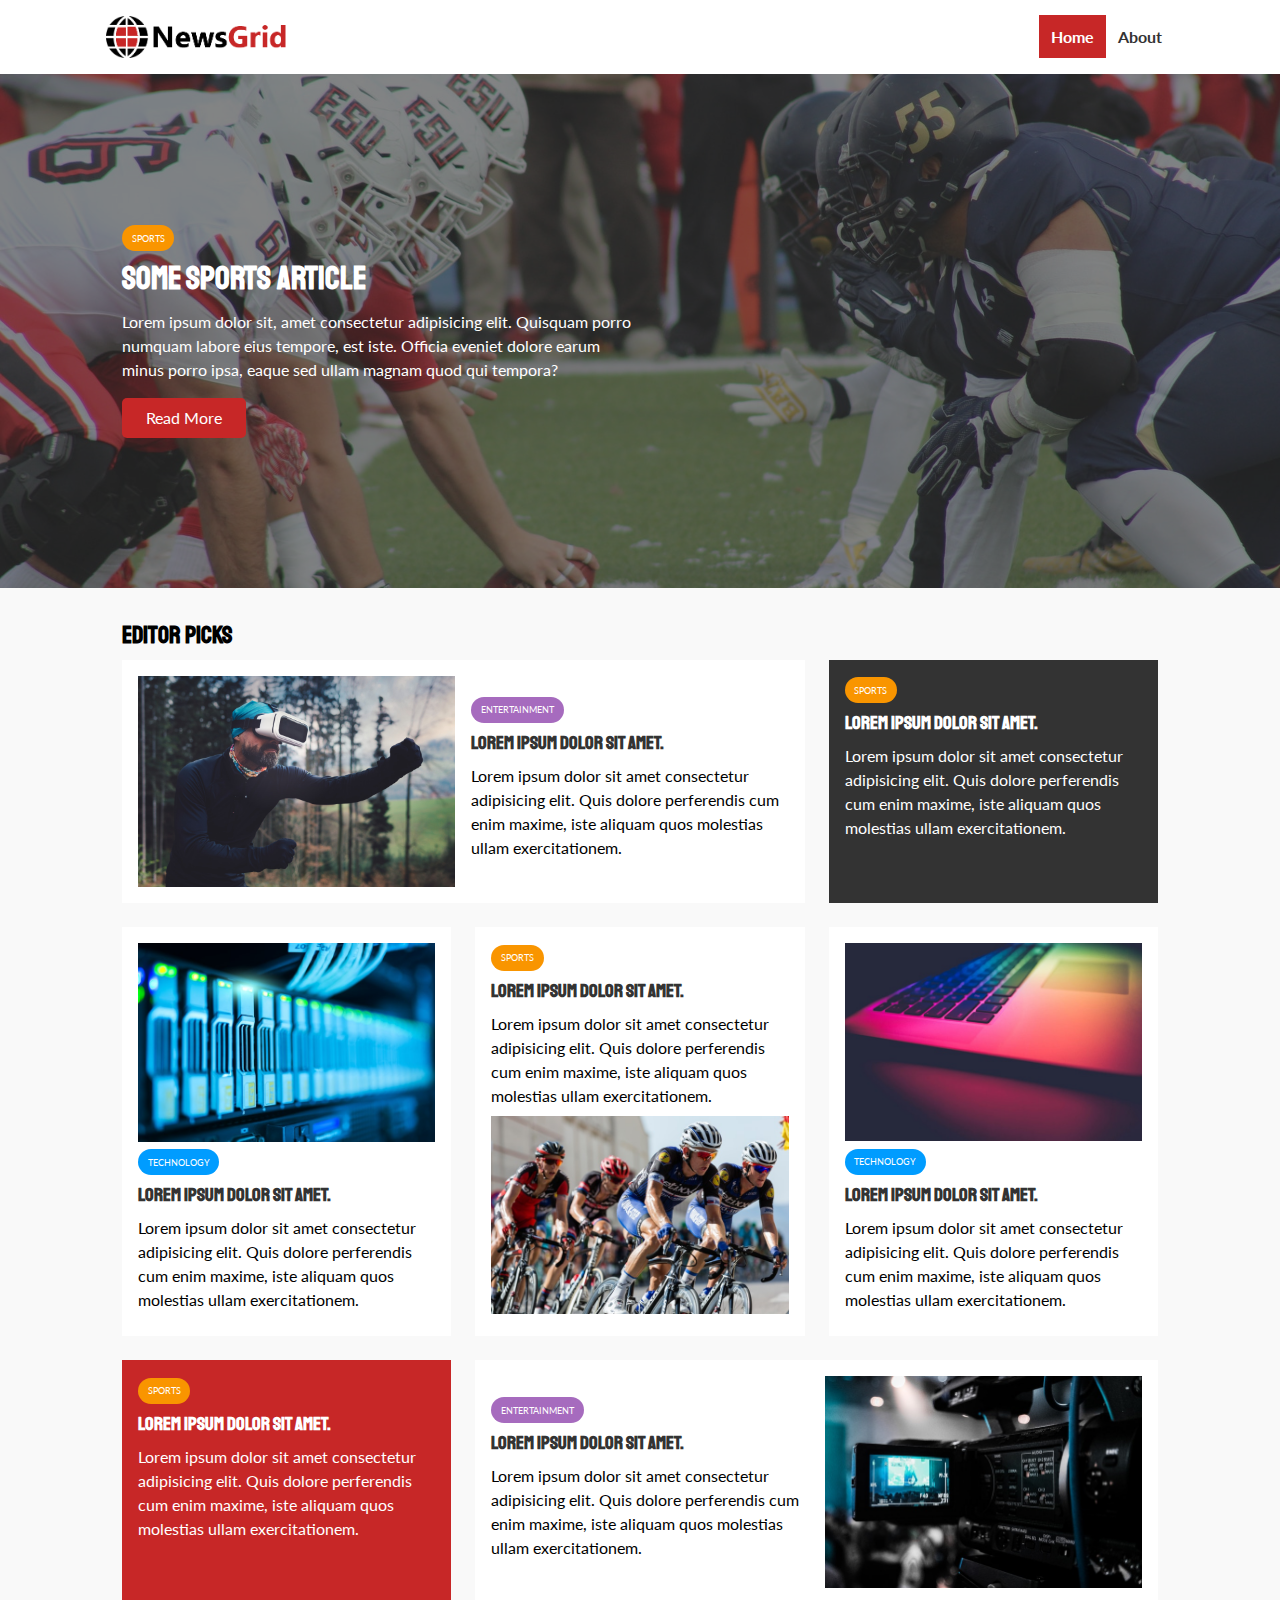
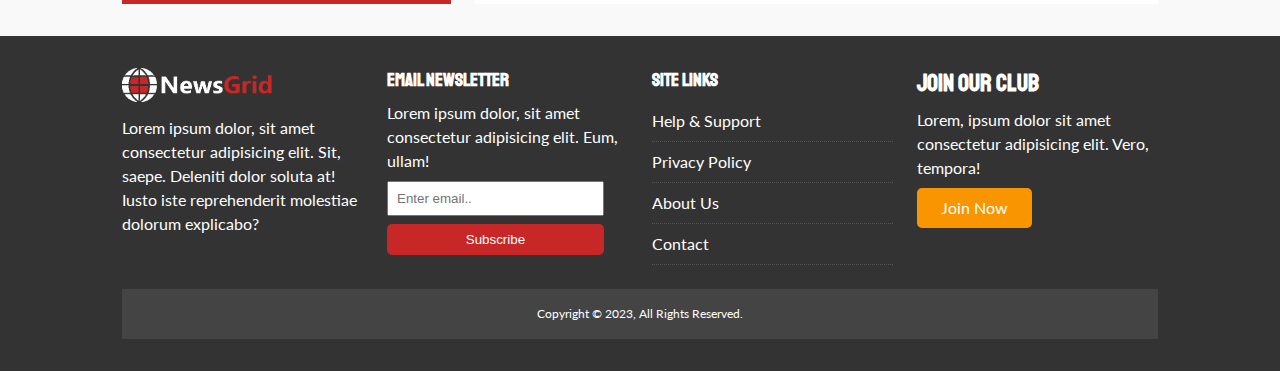
<file: index.html>
<!DOCTYPE html>
<html lang="en">
<head>
    <meta charset="UTF-8">
    <meta name="viewport" content="width=device-width, initial-scale=1.0">
    <link rel="stylesheet" href="css/style.css">
    <link rel="stylesheet" media="screen and (max-width:768px)" href="css/mobile.css">
    <link rel="stylesheet" href="https://cdnjs.cloudflare.com/ajax/libs/font-awesome/6.4.2/css/all.min.css" integrity="sha512-z3gLpd7yknf1YoNbCzqRKc4qyor8gaKU1qmn+CShxbuBusANI9QpRohGBreCFkKxLhei6S9CQXFEbbKuqLg0DA==" crossorigin="anonymous" referrerpolicy="no-referrer" />
    <link rel="preconnect" href="https://fonts.googleapis.com">
<link rel="preconnect" href="https://fonts.gstatic.com" crossorigin>
<link href="https://fonts.googleapis.com/css2?family=Lato:ital,wght@0,300;0,400;0,700;0,900;1,100;1,300;1,400;1,700;1,900&family=Oleo+Script+Swash+Caps&family=Open+Sans:wght@300;400&family=Quicksand&family=Roboto:ital,wght@0,300;0,400;0,500;0,700;0,900;1,100;1,300;1,400;1,500;1,700;1,900&family=Rubik:wght@400;500;600;700&family=Staatliches&display=swap" rel="stylesheet">
    <link rel="shortcut icon" type="image/x-icon" href="favican.ico">
    <title>NewsGrid | Latest News</title>
</head>
<body>
    <nav id="main-nav">
        <div class="container">
            <img src="img/logo.png" alt="NewsGrid" class="logo">
            <div class="social">
                <a href="http://facebook.com" target="_blank"><i class="fab fa-facebook fa-2x"></i></a>
                <a href="http://twitter.com" target="_blank"><i class="fab fa-twitter fa-2x"></i></a>
                <a href="http://instagram.com" target="_blank"><i class="fab fa-instagram fa-2x"></i></a>
                <a href="http://youtube.com" target="_blank"><i class="fab fa-youtube fa-2x"></i></a>
            </div>
            <ul>
                <li><a class="current" href="index.html">Home</a></li>
                <li><a href="about.html">About</a></li>
            </ul>
        </div>
    </nav>

    <!--Showcase-->
    <header id="showcase">
        <div class="container">
            <div class="showcase-container">
                <div class="showcase-content">
                    <div class="category category-sports">Sports</div>
                    <h1>Some Sports Article</h1>
                    <p>Lorem ipsum dolor sit, amet consectetur adipisicing elit. Quisquam porro numquam labore eius tempore, est iste. Officia eveniet dolore earum minus porro ipsa, eaque sed ullam magnam quod qui tempora?</p>
                    <a href="article.html" class="btn btn-primary">Read More</a>
                </div>
            </div>
        </div>
    </header>

    <!--Home Articles-->
    <section id="home-articles" class="py-2">
        <div class="container">
            <h2>Editor Picks</h2>
            <div class="articles-container">
                <article class="card">
                    <img src="img/articles/ent1.jpg" alt="">
                    <div>
                        <div class="category category-entertainment">Entertainment</div>
                        <h3>
                            <a href="article.html">Lorem ipsum dolor sit amet.</a>
                        </h3>
                        <p>Lorem ipsum dolor sit amet consectetur adipisicing elit. Quis dolore perferendis cum enim maxime, iste aliquam quos molestias ullam exercitationem.</p>
                    </div>
                </article>
                <article class="card bg-dark">
                    <div class="category category-sports">Sports</div>
                    <h3>
                        <a href="article.html">Lorem ipsum dolor sit amet.</a>
                    </h3>
                    <p>Lorem ipsum dolor sit amet consectetur adipisicing elit. Quis dolore perferendis cum enim maxime, iste aliquam quos molestias ullam exercitationem.</p>
                </article>
                <article class="card">
                    <img src="img/articles/tech1.jpg" alt="">
                    <div class="category category-technology">Technology</div>
                    <h3>
                        <a href="article.html">Lorem ipsum dolor sit amet.</a>
                    </h3>
                    <p>Lorem ipsum dolor sit amet consectetur adipisicing elit. Quis dolore perferendis cum enim maxime, iste aliquam quos molestias ullam exercitationem.</p>
                </article>
                <article class="card">
                    <div class="category category-sports">Sports</div>
                    <h3>
                        <a href="article.html">Lorem ipsum dolor sit amet.</a>
                    </h3>
                    <p>Lorem ipsum dolor sit amet consectetur adipisicing elit. Quis dolore perferendis cum enim maxime, iste aliquam quos molestias ullam exercitationem.</p>
                    <img src="img/articles/sports1.jpg" alt="">
                </article>
                <article class="card">
                    <img src="img/articles/tech2.jpg" alt="">
                    <div class="category category-technology">Technology</div>
                    <h3>
                        <a href="article.html">Lorem ipsum dolor sit amet.</a>
                    </h3>
                    <p>Lorem ipsum dolor sit amet consectetur adipisicing elit. Quis dolore perferendis cum enim maxime, iste aliquam quos molestias ullam exercitationem.</p>
                </article>
                <article class="card bg-primary">
                    <div class="category category-sports">Sports</div>
                    <h3>
                        <a href="article.html">Lorem ipsum dolor sit amet.</a>
                    </h3>
                    <p>Lorem ipsum dolor sit amet consectetur adipisicing elit. Quis dolore perferendis cum enim maxime, iste aliquam quos molestias ullam exercitationem.</p>
                </article>
                <article class="card">
                    <div>
                        <div class="category category-entertainment">Entertainment</div>
                        <h3>
                            <a href="article.html">Lorem ipsum dolor sit amet.</a>
                        </h3>
                        <p>Lorem ipsum dolor sit amet consectetur adipisicing elit. Quis dolore perferendis cum enim maxime, iste aliquam quos molestias ullam exercitationem.</p>
                    </div>
                    <img src="img/articles/ent2.jpg" alt="">
                </article>
            </div>
        </div>
    </section>

    <!-- Footer -->
    <footer id="main-footer" class="py-2">
        <div class="container footer-container">
            <div>
                <img src="img/logo_light.png" alt="NewsGrid">
                <p>Lorem ipsum dolor, sit amet consectetur adipisicing elit. Sit, saepe. Deleniti dolor soluta at! Iusto iste reprehenderit molestiae dolorum explicabo?</p>
            </div>
            <div>
                <h3>Email NewsLetter</h3>
                <p>Lorem ipsum dolor, sit amet consectetur adipisicing elit. Eum, ullam!</p>
                <form>
                    <input type="email" placeholder="Enter email..">
                    <input type="submit" value="Subscribe" class="btn btn-primary">
                </form>
            </div>
            <div>
                <h3>Site Links</h3>
                <ul class="list">
                    <li><a href="">Help & Support</a></li>
                    <li><a href="">Privacy Policy</a></li>
                    <li><a href="">About Us</a></li>
                    <li><a href="">Contact</a></li>
                </ul>
            </div>
            <div>
                <h2>Join Our Club</h2>
                <p>Lorem, ipsum dolor sit amet consectetur adipisicing elit. Vero, tempora!</p>
                <a href="" class="btn btn-secondary">Join Now</a>
            </div>
            <div>
                <p>
                    Copyright &copy; 2023, All Rights Reserved.
                </p>
            </div>
        </div>
    </footer>
</body>
</html>
</file>
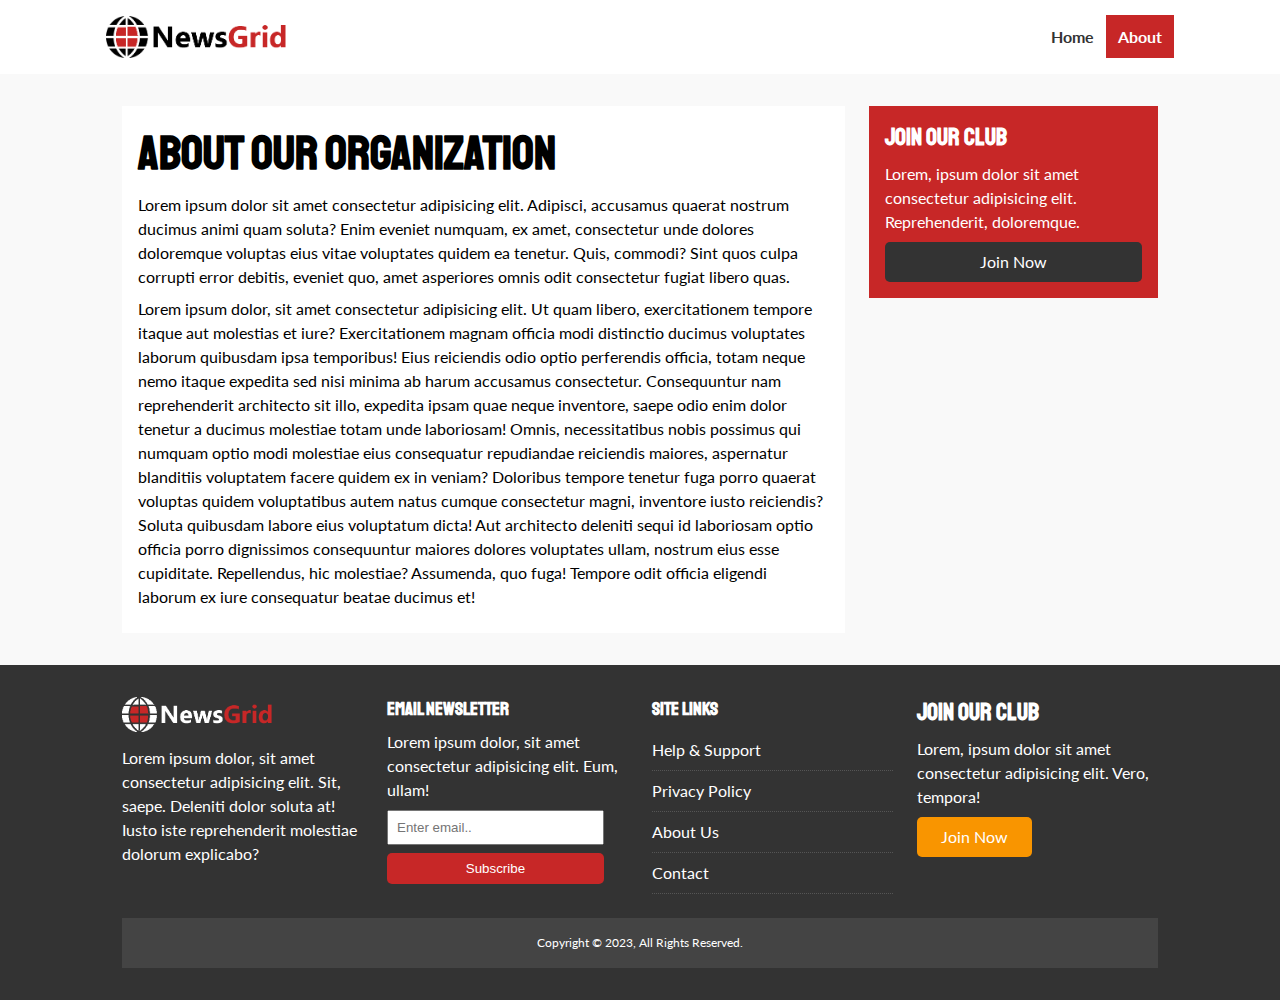
<file: about.html>
<!DOCTYPE html>
<html lang="en">
<head>
    <meta charset="UTF-8">
    <meta name="viewport" content="width=device-width, initial-scale=1.0">
    <link rel="stylesheet" href="css/style.css">
    <link rel="stylesheet" media="screen and (max-width:768px)" href="css/mobile.css">
    <link rel="stylesheet" href="https://cdnjs.cloudflare.com/ajax/libs/font-awesome/6.4.2/css/all.min.css" integrity="sha512-z3gLpd7yknf1YoNbCzqRKc4qyor8gaKU1qmn+CShxbuBusANI9QpRohGBreCFkKxLhei6S9CQXFEbbKuqLg0DA==" crossorigin="anonymous" referrerpolicy="no-referrer" />
    <link rel="preconnect" href="https://fonts.googleapis.com">
<link rel="preconnect" href="https://fonts.gstatic.com" crossorigin>
<link href="https://fonts.googleapis.com/css2?family=Lato:ital,wght@0,300;0,400;0,700;0,900;1,100;1,300;1,400;1,700;1,900&family=Oleo+Script+Swash+Caps&family=Open+Sans:wght@300;400&family=Quicksand&family=Roboto:ital,wght@0,300;0,400;0,500;0,700;0,900;1,100;1,300;1,400;1,500;1,700;1,900&family=Rubik:wght@400;500;600;700&family=Staatliches&display=swap" rel="stylesheet">
    <link rel="shortcut icon" type="image/x-icon" href="favican.ico">
    <title>NewsGrid | About</title>
</head>
<body>
    <nav id="main-nav">
        <div class="container">
            <img src="img/logo.png" alt="NewsGrid" class="logo">
            <div class="social">
                <a href="http://facebook.com" target="_blank"><i class="fab fa-facebook fa-2x"></i></a>
                <a href="http://twitter.com" target="_blank"><i class="fab fa-twitter fa-2x"></i></a>
                <a href="http://instagram.com" target="_blank"><i class="fab fa-instagram fa-2x"></i></a>
                <a href="http://youtube.com" target="_blank"><i class="fab fa-youtube fa-2x"></i></a>
            </div>
            <ul>
                <li><a  href="index.html">Home</a></li>
                <li><a class="current" href="about.html">About</a></li>
            </ul>
        </div>
    </nav>


    <section id="about">
        <div class="container">
            <div class="page-container">
                <article class="card">
                    <h1 class="l-heading">About Our Organization</h1>
                    <p>Lorem ipsum dolor sit amet consectetur adipisicing elit. Adipisci, accusamus quaerat nostrum ducimus animi quam soluta? Enim eveniet numquam, ex amet, consectetur unde dolores doloremque voluptas eius vitae voluptates quidem ea tenetur. Quis, commodi? Sint quos culpa corrupti error debitis, eveniet quo, amet asperiores omnis odit consectetur fugiat libero quas.</p>
                    <p>Lorem ipsum dolor, sit amet consectetur adipisicing elit. Ut quam libero, exercitationem tempore itaque aut molestias et iure? Exercitationem magnam officia modi distinctio ducimus voluptates laborum quibusdam ipsa temporibus! Eius reiciendis odio optio perferendis officia, totam neque nemo itaque expedita sed nisi minima ab harum accusamus consectetur. Consequuntur nam reprehenderit architecto sit illo, expedita ipsam quae neque inventore, saepe odio enim dolor tenetur a ducimus molestiae totam unde laboriosam! Omnis, necessitatibus nobis possimus qui numquam optio modi molestiae eius consequatur repudiandae reiciendis maiores, aspernatur blanditiis voluptatem facere quidem ex in veniam? Doloribus tempore tenetur fuga porro quaerat voluptas quidem voluptatibus autem natus cumque consectetur magni, inventore iusto reiciendis? Soluta quibusdam labore eius voluptatum dicta! Aut architecto deleniti sequi id laboriosam optio officia porro dignissimos consequuntur maiores dolores voluptates ullam, nostrum eius esse cupiditate. Repellendus, hic molestiae? Assumenda, quo fuga! Tempore odit officia eligendi laborum ex iure consequatur beatae ducimus et!</p>
                </article>
                <aside class="card bg-primary">
                    <h2>Join Our Club</h2>
                    <p>Lorem, ipsum dolor sit amet consectetur adipisicing elit. Reprehenderit, doloremque.</p>
                    <a href="" class="btn btn-dark btn-block">Join Now</a>
                </aside>
            </div>
        </div>
    </section>

    <!-- Footer -->
    <footer id="main-footer" class="py-2">
        <div class="container footer-container">
            <div>
                <img src="img/logo_light.png" alt="NewsGrid">
                <p>Lorem ipsum dolor, sit amet consectetur adipisicing elit. Sit, saepe. Deleniti dolor soluta at! Iusto iste reprehenderit molestiae dolorum explicabo?</p>
            </div>
            <div>
                <h3>Email NewsLetter</h3>
                <p>Lorem ipsum dolor, sit amet consectetur adipisicing elit. Eum, ullam!</p>
                <form>
                    <input type="email" placeholder="Enter email..">
                    <input type="submit" value="Subscribe" class="btn btn-primary">
                </form>
            </div>
            <div>
                <h3>Site Links</h3>
                <ul class="list">
                    <li><a href="">Help & Support</a></li>
                    <li><a href="">Privacy Policy</a></li>
                    <li><a href="">About Us</a></li>
                    <li><a href="">Contact</a></li>
                </ul>
            </div>
            <div>
                <h2>Join Our Club</h2>
                <p>Lorem, ipsum dolor sit amet consectetur adipisicing elit. Vero, tempora!</p>
                <a href="" class="btn btn-secondary">Join Now</a>
            </div>
            <div>
                <p>
                    Copyright &copy; 2023, All Rights Reserved.
                </p>
            </div>
        </div>
    </footer>
</body>
</html>
</file>
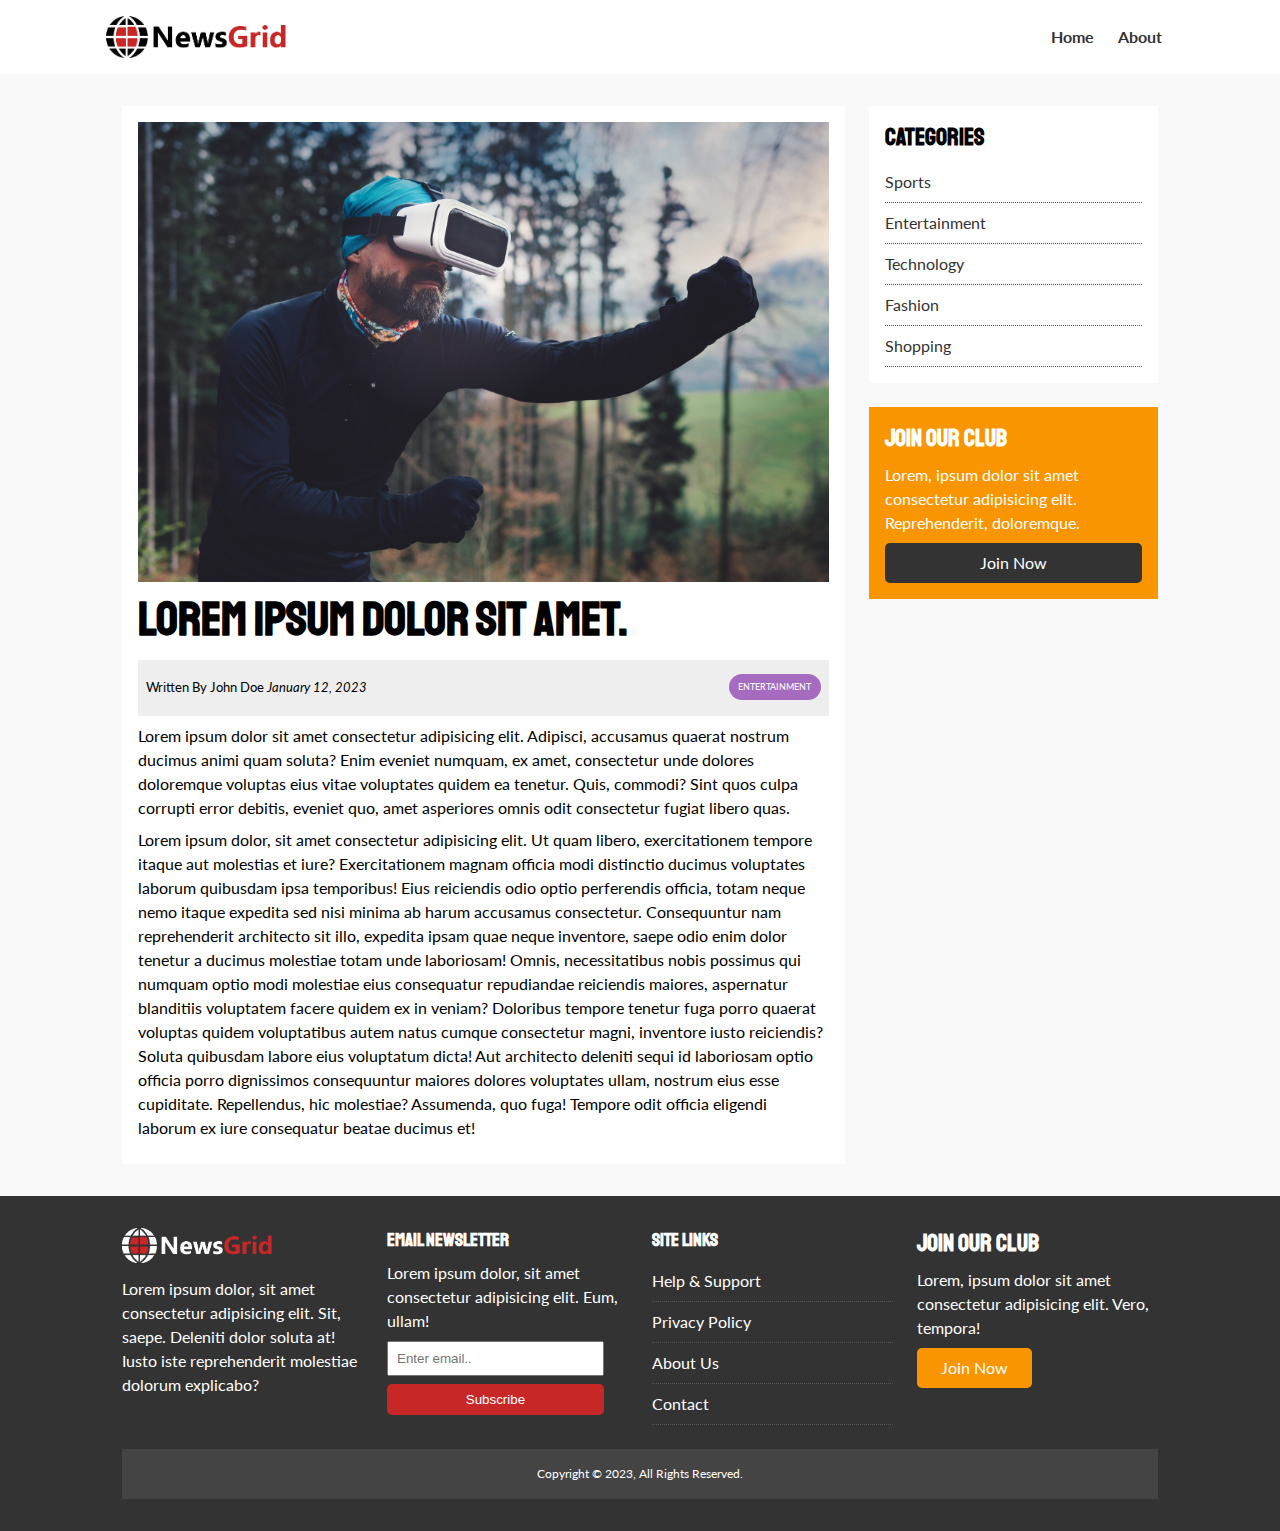
<file: article.html>
<!DOCTYPE html>
<html lang="en">
<head>
    <meta charset="UTF-8">
    <meta name="viewport" content="width=device-width, initial-scale=1.0">
    <link rel="stylesheet" href="css/style.css">
    <link rel="stylesheet" media="screen and (max-width:768px)" href="css/mobile.css">
    <link rel="stylesheet" href="https://cdnjs.cloudflare.com/ajax/libs/font-awesome/6.4.2/css/all.min.css" integrity="sha512-z3gLpd7yknf1YoNbCzqRKc4qyor8gaKU1qmn+CShxbuBusANI9QpRohGBreCFkKxLhei6S9CQXFEbbKuqLg0DA==" crossorigin="anonymous" referrerpolicy="no-referrer" />
    <link rel="preconnect" href="https://fonts.googleapis.com">
<link rel="preconnect" href="https://fonts.gstatic.com" crossorigin>
<link href="https://fonts.googleapis.com/css2?family=Lato:ital,wght@0,300;0,400;0,700;0,900;1,100;1,300;1,400;1,700;1,900&family=Oleo+Script+Swash+Caps&family=Open+Sans:wght@300;400&family=Quicksand&family=Roboto:ital,wght@0,300;0,400;0,500;0,700;0,900;1,100;1,300;1,400;1,500;1,700;1,900&family=Rubik:wght@400;500;600;700&family=Staatliches&display=swap" rel="stylesheet">
    <link rel="shortcut icon" type="image/x-icon" href="favican.ico">
    <title>NewsGrid | Latest News </title>
</head>
<body>
    <nav id="main-nav">
        <div class="container">
            <img src="img/logo.png" alt="NewsGrid" class="logo">
            <div class="social">
                <a href="http://facebook.com" target="_blank"><i class="fab fa-facebook fa-2x"></i></a>
                <a href="http://twitter.com" target="_blank"><i class="fab fa-twitter fa-2x"></i></a>
                <a href="http://instagram.com" target="_blank"><i class="fab fa-instagram fa-2x"></i></a>
                <a href="http://youtube.com" target="_blank"><i class="fab fa-youtube fa-2x"></i></a>
            </div>
            <ul>
                <li><a  href="index.html">Home</a></li>
                <li><a href="about.html">About</a></li>
            </ul>
        </div>
    </nav>


    <section id="article">
        <div class="container">
            <div class="page-container">
                <article class="card">
                    <img src="img/articles/ent1.jpg" alt="">
                    <h1 class="l-heading">Lorem ipsum dolor sit amet.</h1>
                    <div class="meta">
                        <small>
                            <i class="fas fa-user"></i> Written By John Doe  <i> January 12, 2023 </i>
                        </small>
                        <div class="category category-entertainment"> Entertainment</div>
                    </div>
                    <p>Lorem ipsum dolor sit amet consectetur adipisicing elit. Adipisci, accusamus quaerat nostrum ducimus animi quam soluta? Enim eveniet numquam, ex amet, consectetur unde dolores doloremque voluptas eius vitae voluptates quidem ea tenetur. Quis, commodi? Sint quos culpa corrupti error debitis, eveniet quo, amet asperiores omnis odit consectetur fugiat libero quas.</p>
                    <p>Lorem ipsum dolor, sit amet consectetur adipisicing elit. Ut quam libero, exercitationem tempore itaque aut molestias et iure? Exercitationem magnam officia modi distinctio ducimus voluptates laborum quibusdam ipsa temporibus! Eius reiciendis odio optio perferendis officia, totam neque nemo itaque expedita sed nisi minima ab harum accusamus consectetur. Consequuntur nam reprehenderit architecto sit illo, expedita ipsam quae neque inventore, saepe odio enim dolor tenetur a ducimus molestiae totam unde laboriosam! Omnis, necessitatibus nobis possimus qui numquam optio modi molestiae eius consequatur repudiandae reiciendis maiores, aspernatur blanditiis voluptatem facere quidem ex in veniam? Doloribus tempore tenetur fuga porro quaerat voluptas quidem voluptatibus autem natus cumque consectetur magni, inventore iusto reiciendis? Soluta quibusdam labore eius voluptatum dicta! Aut architecto deleniti sequi id laboriosam optio officia porro dignissimos consequuntur maiores dolores voluptates ullam, nostrum eius esse cupiditate. Repellendus, hic molestiae? Assumenda, quo fuga! Tempore odit officia eligendi laborum ex iure consequatur beatae ducimus et!</p>
                </article>

                <aside id="categories" class="card">
                    <h2>Categories</h2>
                    <ul class="list">
                        <li><a href=""><i class="fas fa-chevron-right"></i> Sports</a></li>
                        <li><a href=""><i class="fas fa-chevron-right"></i> Entertainment</a></li>
                        <li><a href=""><i class="fas fa-chevron-right"></i> Technology</a></li>
                        <li><a href=""><i class="fas fa-chevron-right"></i> Fashion</a></li>
                        <li><a href=""><i class="fas fa-chevron-right"></i> Shopping</a></li>
                    </ul>
                </aside>

                <aside class="card bg-secondary">
                    <h2>Join Our Club</h2>
                    <p>Lorem, ipsum dolor sit amet consectetur adipisicing elit. Reprehenderit, doloremque.</p>
                    <a href="" class="btn btn-dark btn-block">Join Now</a>
                </aside>
            </div>
        </div>
    </section>

    <!-- Footer -->
    <footer id="main-footer" class="py-2">
        <div class="container footer-container">
            <div>
                <img src="img/logo_light.png" alt="NewsGrid">
                <p>Lorem ipsum dolor, sit amet consectetur adipisicing elit. Sit, saepe. Deleniti dolor soluta at! Iusto iste reprehenderit molestiae dolorum explicabo?</p>
            </div>
            <div>
                <h3>Email NewsLetter</h3>
                <p>Lorem ipsum dolor, sit amet consectetur adipisicing elit. Eum, ullam!</p>
                <form>
                    <input type="email" placeholder="Enter email..">
                    <input type="submit" value="Subscribe" class="btn btn-primary">
                </form>
            </div>
            <div>
                <h3>Site Links</h3>
                <ul class="list">
                    <li><a href="">Help & Support</a></li>
                    <li><a href="">Privacy Policy</a></li>
                    <li><a href="">About Us</a></li>
                    <li><a href="">Contact</a></li>
                </ul>
            </div>
            <div>
                <h2>Join Our Club</h2>
                <p>Lorem, ipsum dolor sit amet consectetur adipisicing elit. Vero, tempora!</p>
                <a href="" class="btn btn-secondary">Join Now</a>
            </div>
            <div>
                <p>
                    Copyright &copy; 2023, All Rights Reserved.
                </p>
            </div>
        </div>
    </footer>
</body>
</html>
</file>
<file: css/style.css>
:root {
    --primary-color: #c72727;
    --secondary-color: #f99500;
    --light-color: #f9f9f9;
    --dark-color: #333;
    --max-width:1100px;
}

.category {
    --sports-color: #f99500;
    --entertainment-color: #a66bbe;
    --technology-color: #009cff;
}

* {
    margin: 0;
    padding: 0;
    box-sizing: border-box;
}

body {
    font-family: 'Lato', sans-serif;
    line-height: 1.5;
    background: var(--light-color);
}

a {
    color: #333;
    text-decoration: none;
}

ul {
    list-style: none;
}

p {
    margin: .5rem 0;
}

img {
    width: 100%;
}

h1,h2,h3,h4,h5,h6 {
    font-family: 'Staatliches', cursive;;
    margin-bottom: .55rem;
    line-height: 1.3;
}

/* Utility */

.container {
    max-width: var(--max-width);
    margin: auto;
    padding: 0 2rem;
    overflow: hidden;
}

.category{
    display: inline-block;
    color: #fff;
    font-size: 0.55rem;
    text-transform: uppercase;
    padding: 0.4rem 0.6rem;
    border-radius: 15px;
    margin-bottom: 0.5rem;
}

.category-sports {background: var(--sports-color);}
.category-entertainment {background: var(--entertainment-color);}
.category-technology {background: var(--technology-color);}

.btn {
    display: inline-block;
    border: none;
    background: var(--dark-color);
    color: #fff;
    padding: 0.5rem 1.5rem;
    border-radius: 5px;
}

.btn-light { background: var(--light-color);}
.btn-primary { background: var(--primary-color);}
.btn-secondary { background: var(--secondary-color);}

.btn-block {
    display: block;
    width: 100%;
    text-align: center;
}

.btn:hover {
    opacity: 0.8;
    transition: opacity 0.3s ;
}

.card {
    background: #fff;
    padding: 1rem;
}

.bg-dark {
    background: var(--dark-color);
    color: #fff;
}

.bg-primary {
    background: var(--primary-color);
    color: #fff;
}

.bg-secondary {
    background: var(--secondary-color);
    color: #fff;
}

.bg-dark h1,
.bg-dark h2,
.bg-dark h3,
.bg-dark a,
.bg-primary h1,
.bg-primary h2,
.bg-primary h3,
.bg-primary a,
.bg-secondary h1,
.bg-secondary h2,
.bg-secondary h3,
.bg-secondary a {
    color: #fff;
}


.py-1 { padding: 1.5rem 0; }
.py-2 { padding: 2rem 0; }
.p-3 { padding: 3rem 0; }
.p-1 { padding: 1.5rem ; }
.p-2 { padding: 2rem ; }
.p-3 { padding: 3rem ; }

.l-heading {
    font-size: 3rem;
}

.list li {
    padding: .5rem 0;
    border-bottom: #555 dotted 1px;
}

.list li a:hover {
    color: var(--primary-color) !important;
    transition: 0.3s;
}

.page-container {
    display: grid;
    grid-template-columns: 5fr 2fr;
    margin: 2rem 0;
    grid-gap: 1.5rem;
}

.page-container > *:first-child {
    grid-row: 1 / span 3;
}

/* Navigation */

#main-nav {
    background: #fff;
    position: sticky;
    top: 0;
    z-index: 2;
}

#main-nav .container {
    display: grid;
    grid-template-columns: 6fr 3fr 2fr;
    padding: 1rem;
    align-items: center;
}

#main-nav .logo {
    width: 180px;
}

#main-nav ul {
    justify-self: end;
    display: flex;
}

#main-nav ul li a {
    padding: 0.75rem;
    font-weight: bold;
}

#main-nav ul li a.current {
    background: var(--primary-color);
    color: #fff;
}

#main-nav ul li a:hover {
    background: var(--light-color);
    color: var(--dark-color);
}

#main-nav .social {
    justify-self: center;
}

#main-nav .social a {
    color: #777;
    margin-right: .5rem;
}

/* Showcase */ 

#showcase {
    color: #fff;
    background: #333;
    padding: 2rem;
    position: relative;
}

#showcase::before {
    content: '';
    background: url('../img/featured.jpg') no-repeat center center/cover;
    position: absolute;
    top: 0;
    left: 0;
    width: 100%;
    height: 100%;
    opacity: .4;
}

#showcase .showcase-container {
    display: grid;
    grid-template-columns: repeat(2, 1fr);
    justify-content: center;
    align-items: center;
    height: 50vh;
}

#showcase .showcase-content {
    z-index: 1;
}

#showcase .showcase-content p {
    margin-bottom: 1rem;
}

/* Home Articles */

#home-articles .articles-container {
    display: grid;
    grid-template-columns: repeat(3, 1fr);
    grid-gap: 1.5rem;
}

#home-articles .articles-container > *:first-child,
#home-articles .articles-container > *:last-child {
    display: grid;
    grid-template-columns: repeat(2, 1fr);
    grid-gap: 1rem;
    align-items: center;
    grid-column: 1 / span 2;
}

#home-articles .articles-container > *:last-child {
    grid-column: 2 / span 2;
}

#article .meta {
    display: flex;
    justify-content: space-between;
    align-items: center;
    background: #eee;
    padding: 0.5rem;
}

#article .meta .category {
    margin-top: 0.4rem;
}

/* Footer */  

#main-footer {
    background: var(--dark-color);
    color: #fff;
}

#main-footer img {
    width: 150px;
}

#main-footer a {
    color: #fff;
}

#main-footer .footer-container {
    display: grid;
    grid-template-columns: repeat(4, 1fr);
    grid-gap: 1.5rem;
}

#main-footer .footer-container > *:last-child {
    background: #444;
    grid-column: 1 / span 4;
    padding: .5rem;
    text-align: center;
    font-size: 0.75rem;
}

#main-footer .footer-container input[type="email"] {
    padding: 0.5rem;
    width: 90%;
    margin-bottom: 0.5rem;
}

#main-footer .footer-container input[type='submit'] {
    width: 90%;
}
</file>
<file: css/mobile.css>
/* Navigation */

#main-nav .social {
    display: none;
}

#main-nav .container {
    grid-template-columns: 1fr;
    grid-gap: 1.2rem;
}

#main-nav ul,
#main-nav .logo {
    justify-self: center;
}

#main-nav ul li a {
    padding: 0.50rem;
}

#home-articles .articles-container {
    grid-template-columns: repeat(2, 1fr);
}

#home-articles .articles-container > *:first-child,
#home-articles .articles-container > *:last-child {
    grid-template-columns: 1fr;
    grid-column: 1;
}

@media (max-width: 600px) {
    #showcase .showcase-container,
    #home-articles .articles-container,
    #main-footer .footer-container {
        grid-template-columns: 1fr;
    }
    #main-footer .footer-container >*:last-child {
        grid-column: 1;
    }

    #main-footer .footer-container > *:first-child,
    #main-footer .footer-container > *:nth-child(2) {
        border-bottom: #444 dotted 1px;
        padding-bottom: 1rem;
    }

    .page-container {
        grid-template-columns: 1fr;
        text-align: center;
    }

    .page-container > *:first-child {
        grid-row: 1;
    }

    .l-heading {
        font-size: 2rem;
    }
}
</file>
